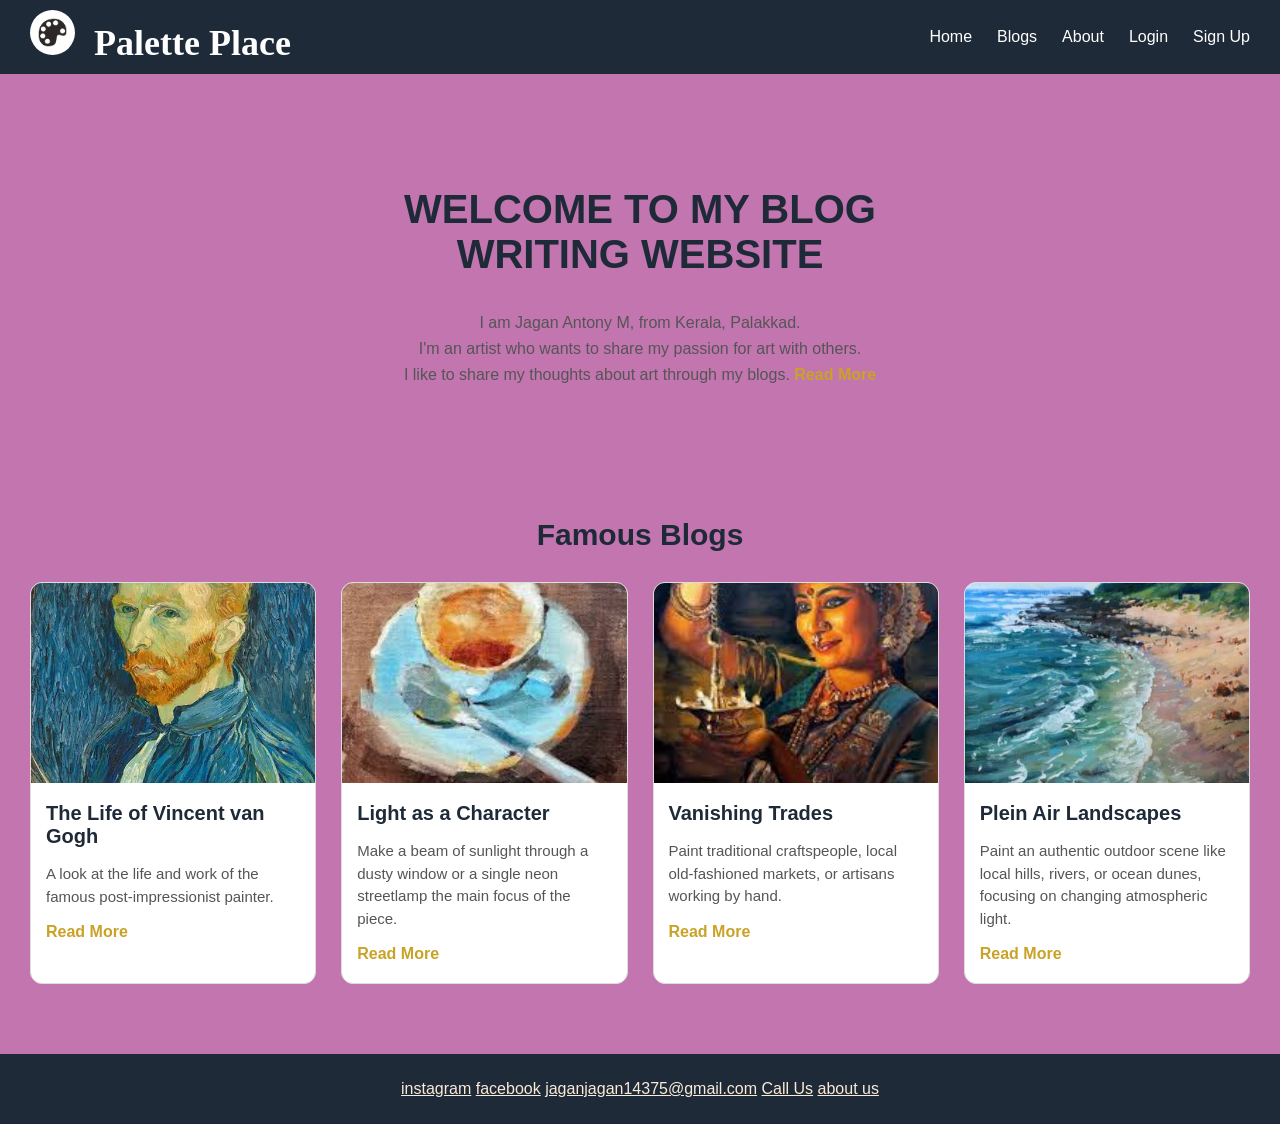
<file: index.html>
<!DOCTYPE html>
<html>

<head>
    <meta charset="UTF-8">
    <meta name="viewport" content="width=device-width, initial-scale=1.0">

    <title>Palette Place</title>

    <link rel="stylesheet" href="css/style.css">
    
</head>

<body>

    
    <header class="header">

        <h1 class="logo" >
            <a href="index.html">
            <img src="images/logo.jpg" alt="Palette Place Logo">
            Palette Place </a>
        </h1>
    </a>
        <nav>
            <ul>
                <li><a href="index.html">Home</a></li>
                <li><a href="./pages/blogs.html">Blogs</a></li>
                <li><a href="./pages/about.html">About</a></li>
                <li><a href="./pages/login.html">Login</a></li>
                <li><a href="./pages/signup.html">Sign Up</a></li>
            </ul>
        </nav>

    </header>


    <main>

        <!-- Welcome Section -->
        <section class="welcome">

            <h1>
                WELCOME TO MY BLOG<br>
                WRITING WEBSITE
            </h1>

            <p>
                I am Jagan Antony M, from Kerala, Palakkad.<br>
                I'm an artist who wants to share my passion for art with others.<br>
                I like to share my thoughts about art through my blogs.
                <a href="pages/blogs.html">Read More</a>
            </p>

        </section>


    
        <!-- Blog Section -->
        <section class="blog-section">

            <h2>Famous Blogs</h2>

            <div class="blog-list">

                <article class="blog-card">

                    <img src="images/vangogh.webp"
                         alt="Life of Vincent van Gogh">

                    <h3>The Life of Vincent van Gogh</h3>

                    <p>
                        A look at the life and work of the famous
                        post-impressionist painter.
                    </p>

                    <a href="pages/blogs.html">
                        Read More
                    </a>

                </article>


                <article class="blog-card">

                    <img src="images/blog2.jpg"
                         alt="Light as a Character">

                    <h3>Light as a Character</h3>

                    <p>
                        Make a beam of sunlight through a dusty window
                        or a single neon streetlamp the main focus of the piece.
                    </p>

                    <a href="pages/blogs.html">
                        Read More
                    </a>

                </article>


                <article class="blog-card">

                    <img src="images/blog3.jpg"
                         alt="Vanishing Trades">

                    <h3>Vanishing Trades</h3>

                    <p>
                        Paint traditional craftspeople, local old-fashioned
                        markets, or artisans working by hand.
                    </p>

                    <a href="pages/blogs.html">
                        Read More
                    </a>

                </article>


                <article class="blog-card">

                    <img src="images/blog4.jpg"
                         alt="Plein Air Landscapes">

                    <h3>Plein Air Landscapes</h3>

                    <p>
                        Paint an authentic outdoor scene like local hills,
                        rivers, or ocean dunes, focusing on changing
                        atmospheric light.
                    </p>

                    <a href="pages/blogs.html">
                        Read More
                    </a>

                </article>
                 </div>
                </section>
                 </main>
                 <footer class="footer">
                
                <div class="info">
                    <p><a href="https://www.instagram.com/jaganantonymj/">instagram</a>
                       <a href="https://www.facebook.com/jagan.m.7921">facebook</a> 
                        <a href="mailto:jaganjagan14375@gmail.com">jaganjagan14375@gmail.com</a>
                        <a href="tel:+919778159750">Call Us</a>
                        <a href="/pages/about.html">about us</a>
                    </p>
                </div>
            </footer>

</body>

</html>
</file>
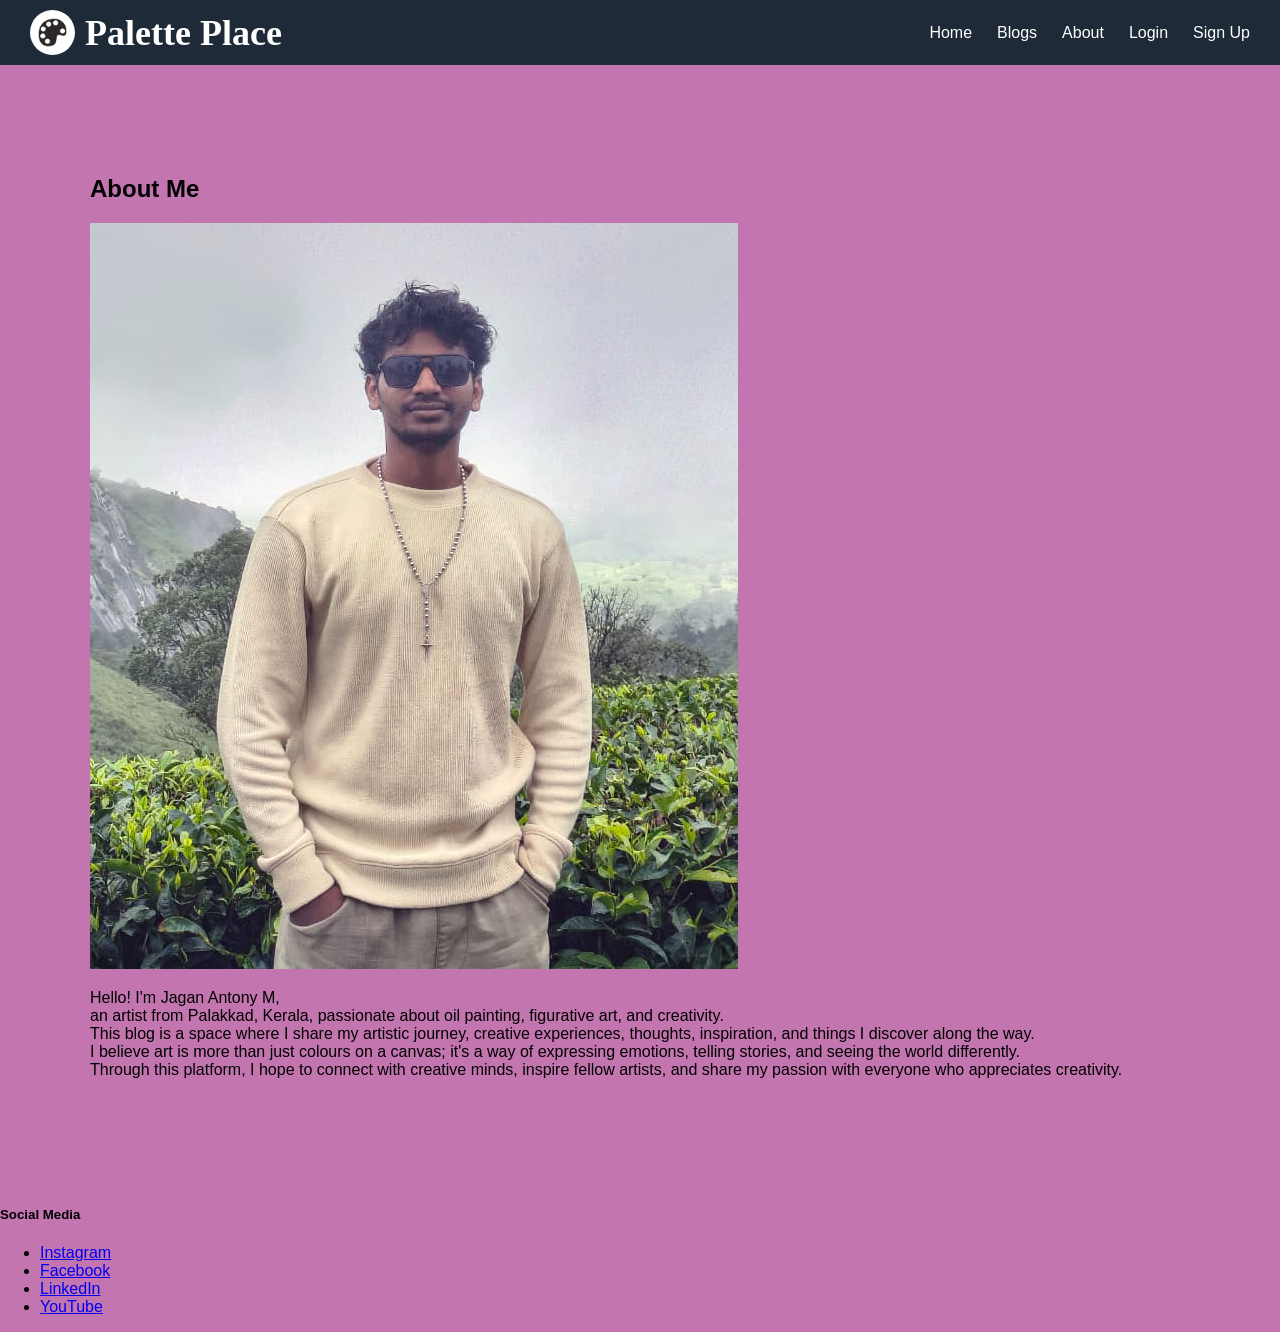
<file: pages/about.html>
<!DOCTYPE html>
<html lang="en">
<head>
    <meta charset="UTF-8">
    <meta name="viewport" content="width=device-width, initial-scale=1.0">

    <title>about</title>

    <link rel="stylesheet" href="../css/style.css">
</head>
  <header class="header">

        <h1 class="logo">
            <img src="../images/logo.jpg" alt="Palette Place Logo">
            Palette Place
        </h1>

        <nav>
            <ul>
                <li><a href="../index.html">Home</a></li>
                <li><a href="../pages/blogs.html">Blogs</a></li>
                <li><a href="../pages/about.html">About</a></li>
                <li><a href="../pages/login.html">Login</a></li>
                <li><a href="../pages/signup.html">Sign Up</a></li>
            </ul>
        </nav>

    </header>
    <main>
        <section class="about-container">
 <div class="about content">
<body>
    <h1 class="about">About Me</h1>
    <div class="about-image">
        
     <img src="../images/profile.png" alt="Profile Picture">
    </div>
     <p>Hello! I'm Jagan Antony M,<br>
         an artist from Palakkad, Kerala, passionate about oil painting, figurative art, and creativity. <br>
         This blog is a space where I share my artistic journey, creative experiences, thoughts, inspiration, and things I discover along the way.<br>
          I believe art is more than just colours on a canvas; it's a way of expressing emotions, telling stories, and seeing the world differently.<br> Through this platform, I hope to connect with creative minds, inspire fellow artists,
           and share my passion with everyone who appreciates creativity.</p>

</div>
</main>

    <h5>Social Media</h5>
    <ul>
        <li><a href="https://www.instagram.com/jaganantonym/">Instagram</a></li>
        <li><a href="https://www.facebook.com/jagan.antony.568">Facebook</a></li>
        <li><a href="https://www.linkedin.com/in/jagan-antony-4b0b1b1b6/">LinkedIn</a></li>
        <li><a href="https://www.youtube.com/@jaganantonym">YouTube</a></li>
        </ul>

    </section>
</body>
</html>
</file>
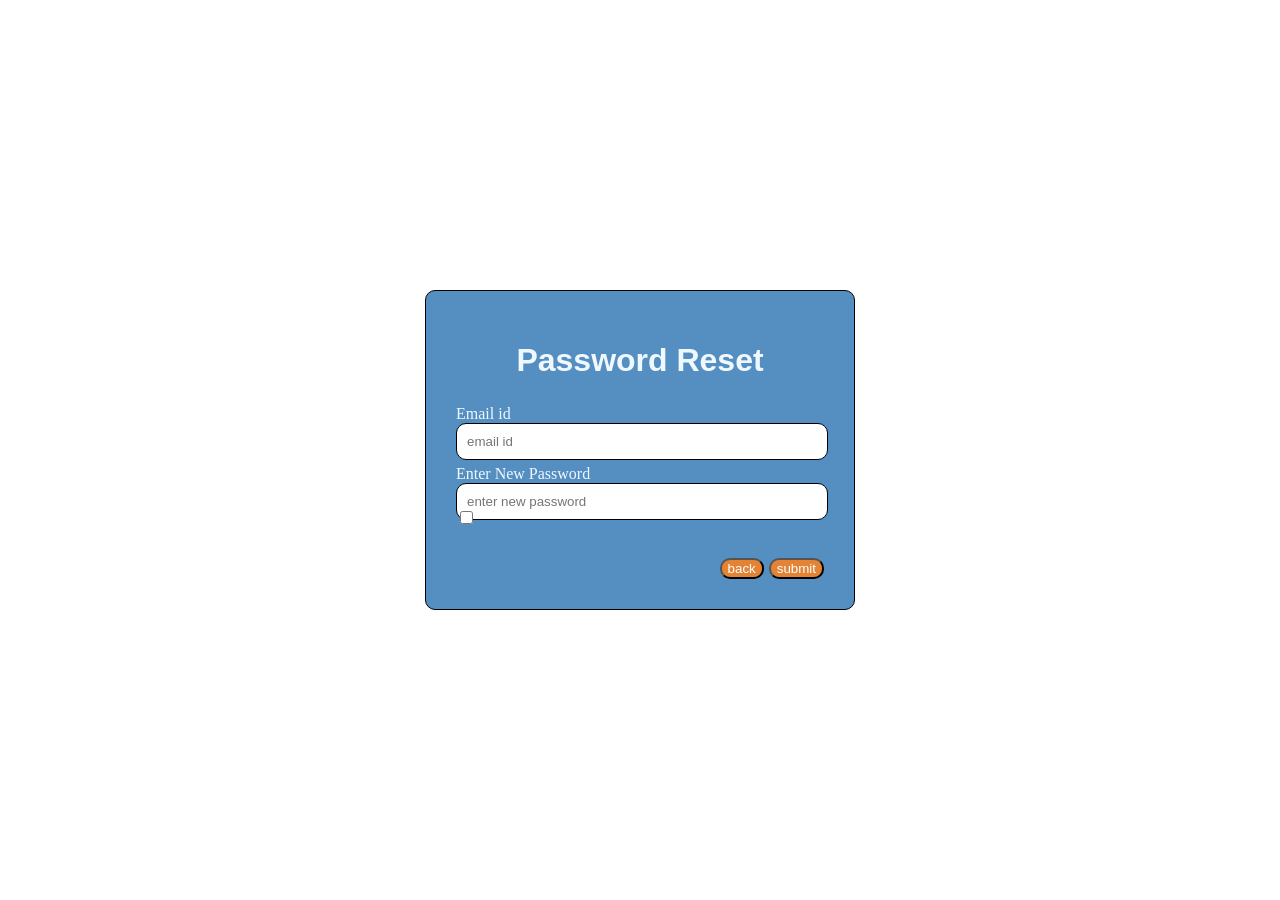
<file: pages/forgot.html>
<!DOCTYPE html>
<title>palatte place</title>
<head>
    <meta charset="UTF-8">
    <meta name="viewport" content="width=device-width, initial-scale=1.0">
    <link rel="stylesheet" href="../css/login.css">
</head>
<body class="password" >
    <div class="forgot">
         <h1>Password Reset</h1>
    <div class="input-group">
    <label> Email id</label>
    <input type="email" placeholder="email id">
    </div>
    <div class="input-group">
    <label>Enter New Password</label>
    <input type="password" placeholder="enter new password">
</div>
<div class="checkbox">
    <label >
        <input type="checkbox"  >
     <span class="check">Show Password</span>
    </label>
</div>
 <div class="button">
    <button type="button">back</button>
        <button type="submit">submit</button> 
 </div>
</div>
</body>
</file>
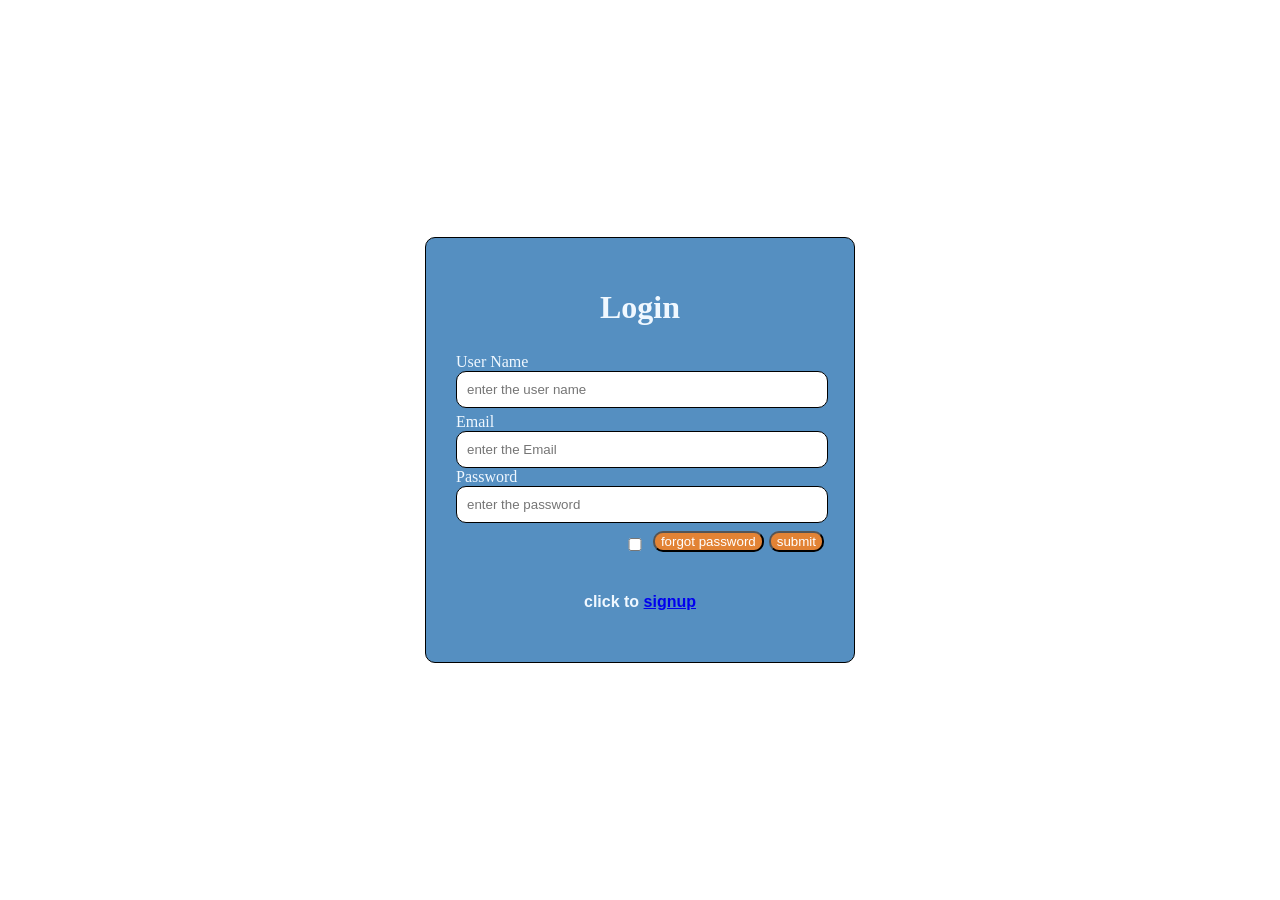
<file: pages/login.html>
<!DOCTYPE html>
<html>

<head>
    <meta charset="UTF-8">
    <meta name="viewport" content="width=device-width, initial-scale=1.0">

    <title>Palette Place</title>

    <link rel="stylesheet" href="../css/login.css">
</head> 
<body class="user1">
    <div class="user">
        <h1>Login</h1>
         <div class="input-group">
            <label>User Name </label>
            <input type="text" placeholder="enter the user name">
        </div>
        <div class="input-group">
           <div><label>Email</label>
            <input type="email" placeholder="enter the Email">
        </div>
        <div class="input-group">
            <label>Password</label>
            <input type="password" placeholder="enter the password">
             </div>
      <div class="button" >

        
   
   
            
            <button type="submit">forgot password</button>
            <button type="submit" >submit</button>
                                        
    
        </div>
   <div class="checkbox"> 
    <label >
        <input type="checkbox" >
     <span class="check1">Show Password</span>
    </label>
</div>
        <h4>click to <a href="../pages/signup.html">signup</a> </h4>
    </div>

</body>
</file>
<file: css/style.css>
/* =========================
   General
========================= */

body {
    background-color: #c375b0;
    font-family: Arial, sans-serif;
    margin: 0;
    padding: 0;
}


/* =========================
   Header
========================= */

.header {
    background-color: #1e2a38;
    color: white;
    padding: 10px 30px;

    display: flex;
    align-items: center;
    justify-content: space-between;
}

.logo {
    font-size: 36px;
    font-family: serif;
    margin: 0;
    display: flex;
    align-items: center;
  
}
.logo a{
      text-decoration: none;
    color: inherit;
}
.logo img {
    width: 45px;
    height: 45px;
    object-fit: cover;
    margin-right: 10px;
    border-radius: 50%;
}


/* =========================
   Navigation
========================= */

nav ul {
    list-style: none;
    display: flex;
    gap: 25px;
    margin: 0;
    padding: 0;
}

nav a {
    color: white;
    text-decoration: none;
    font-size: 16px;
}

nav a:hover {
    color: #c9a227;
}


/* =========================
   Main
========================= */

main {
    padding: 30px;
}


/* =========================
   Welcome Section
========================= */

.welcome {
    text-align: center;
    padding: 50px 20px;
}

.welcome h1 {
    color: #1e2a38;
    font-size: 40px;
}

.welcome p {
    color: #555;
    line-height: 1.6;
}

.welcome a {
    color: #c9a227;
    text-decoration: none;
    font-weight: bold;
}

.welcome a:hover {
    text-decoration: underline;
}


/* =========================
   Section Headings
========================= */

.artist-section h2,
.blog-section h2 {
    text-align: center;
    color: #1e2a38;
    font-size: 30px;
    margin-bottom: 30px;
}


/* =========================
   Artist Card
========================= */

.artist-card {
    background-color: white;
    max-width: 600px;
    margin: 20px auto;
    padding: 20px;

    display: flex;
    gap: 20px;

    border-radius: 10px;
}

.artist-card img {
    width: 200px;
    height: 200px;
    object-fit: cover;
    border-radius: 8px;
}

.artist-card h3 {
    color: #1e2a38;
}

.artist-card p {
    line-height: 1.6;
    color: #555;
}

.artist-card a {
    color: #c9a227;
    text-decoration: none;
    font-weight: bold;
}

.artist-card a:hover {
    text-decoration: underline;
}


/* =========================
   Blog Section
========================= */

.blog-section {
    padding: 40px 0;
}

.blog-list {
    display: grid;

    grid-template-columns: repeat(4, 1fr);

    gap: 25px;
}


/* =========================
   Blog Card
========================= */

.blog-card {
    background-color: white;

    border: 1px solid #ddd;
    border-radius: 12px;

    overflow: hidden;

    padding-bottom: 20px;

    transition: transform 0.2s ease,
                box-shadow 0.2s ease;
}


/* Card hover effect */

.blog-card:hover {
    transform: translateY(-5px);

    box-shadow: 0 8px 20px rgba(0, 0, 0, 0.12);
}


/* Blog image */

.blog-card img {
    width: 100%;
    height: 200px;

    object-fit: cover;
}


/* Blog title */

.blog-card h3 {
    font-size: 20px;

    color: #1e2a38;

    margin: 15px;
}


/* Blog description */

.blog-card p {
    font-size: 15px;

    line-height: 1.5;

    margin: 15px;

    color: #555;
}


/* Read More */

.blog-card a {
    display: inline-block;

    margin: 0 15px;

    color: #c9a227;

    text-decoration: none;

    font-weight: bold;
}

.blog-card a:hover {
    text-decoration: underline;
}


/* =========================
   Responsive Design
========================= */

/* Tablet */

@media (max-width: 1000px) {

    .blog-list {
        grid-template-columns: repeat(2, 1fr);
    }

}


/* Mobile */

@media (max-width: 600px) {

    .header {
        flex-direction: column;
        gap: 15px;
    }

    .logo {
        font-size: 28px;
    }

    nav ul {
        gap: 15px;
    }

    .welcome h1 {
        font-size: 28px;
    }

    .artist-card {
        flex-direction: column;
        width: auto;
    }

    .artist-card img {
        width: 100%;
        height: 250px;
    }

    .blog-list {
        grid-template-columns: 1fr;
    }

}

.footer {
   background-color: #1e2a38;
    padding: 10px 30px;

}
.info{
    text-align: center;
}
.info a{
    font-family: 'Franklin Gothic Medium', 'Arial Narrow', Arial, sans-serif;
    color:antiquewhite;
}

/*about page*/
.about-container {
    display: flex;
    align-items: center;
    justify-content: space-between;
    width: 100%;
    padding: 60px;
    box-sizing: border-box;
}

.about-img {
    margin-left: auto;
}

.about-img img {
    width: 400px;
    height: 450px;
    object-fit: cover;
    flex-direction: end;
}
</file>
<file: css/login.css>
.user1{
 margin: 0;
    min-height: 100vh;
    display: flex;
    justify-content: center;
    align-items: center;
}
   

.user{
    width: 100%;
     padding: 30px;
    max-width: 430px;
    box-sizing: border-box;
    display: flex;
     flex-direction: column;
    background-color: rgb(85, 143, 193);
    color: aliceblue;
    border-radius: 10px;
    border:1px solid black;
    gap: 5px;
    
}

.input-group input {
    border-radius: 10px;
    border:1px solid black;
    padding: 10px;
    width: 100%;
    max-width: 350px;
   
}

.user h1{
    text-align: center;
}

 .checkbox {
    position: relative;
    top: -17px;
}
.check1{
    display: none;
}
.checkbox:hover .check1{
    display: inline;
}

.button {
   display: flex;
   justify-content: end;
   align-items: end;
   gap: 5px;
   margin-top: 8px;
  
}
.button button{
    background-color: rgb(226, 131, 53);
    color:white;
    border-radius: 10px;
    border-color:1px solid black;
    
}
.user h4{
    text-align: center;
 font-family: Verdana, Geneva, Tahoma, sans-serif;

}
/*forgot password page style*/

.password{
    margin: 0;
    height: 100vh;
    display: flex;
    justify-content: center;
    align-items: center;
}
.forgot{
   width: 100%;
     padding: 30px;
    max-width: 430px;
    box-sizing: border-box;
    display: flex;
     flex-direction: column;
    background-color: rgb(85, 143, 193);
    color: aliceblue;
    border-radius: 10px;
    border:1px solid black;
    gap: 5px;
}


.check{
    display: none;
}
.checkbox:hover .check{
    display: inline;
}
.forgot h1{
    text-align: center;
     font-family: Verdana, Geneva, Tahoma, sans-serif;
}
</file>
